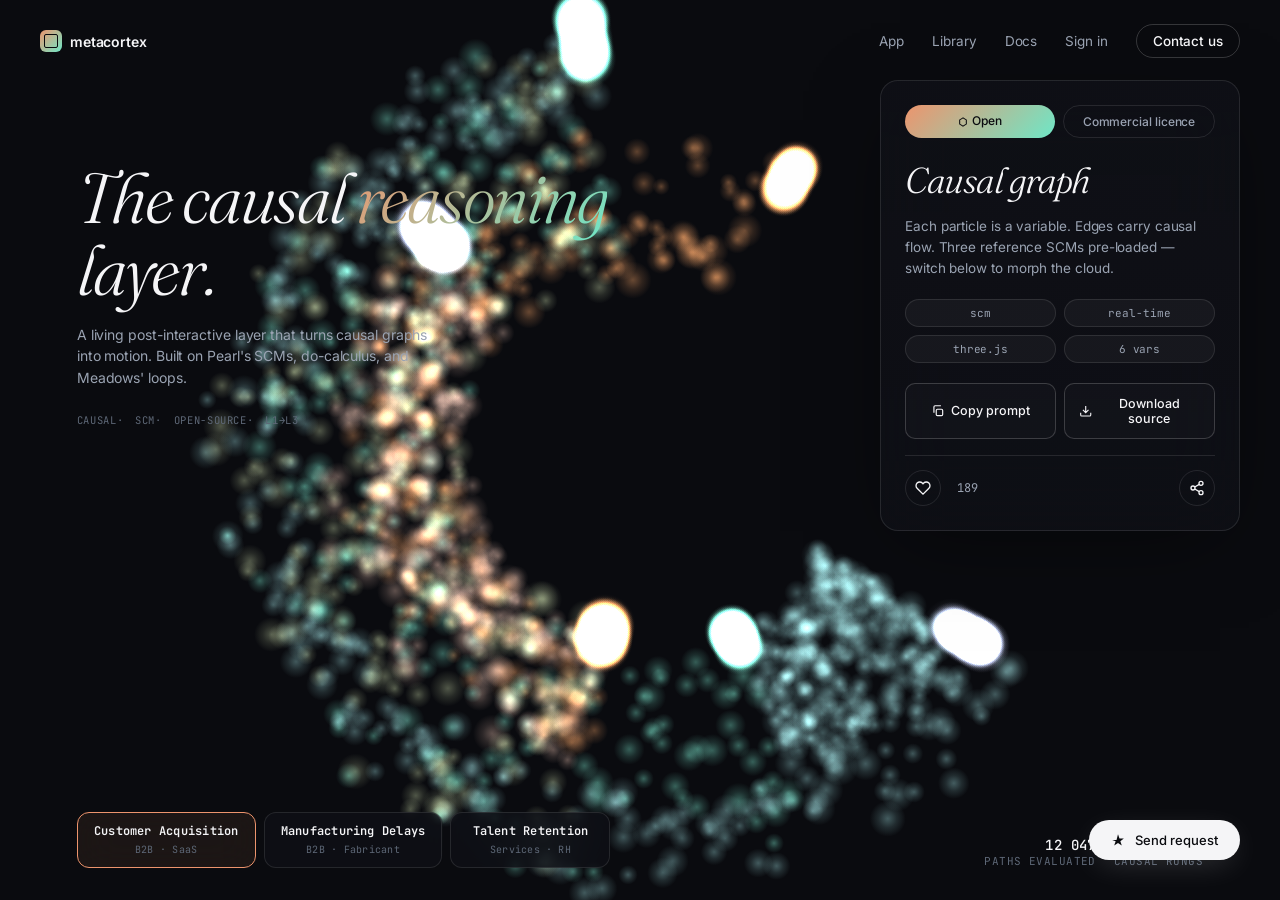
<file: index.html>
<!doctype html>
<html lang="en">
<head>
<meta charset="utf-8" />
<meta name="viewport" content="width=device-width, initial-scale=1" />
<title>metacortex — Motion instead of chrome</title>
<meta name="theme-color" content="#0a0b0f" />
<link rel="icon" href="data:image/svg+xml,%3Csvg xmlns='http://www.w3.org/2000/svg' viewBox='0 0 100 100'%3E%3Crect width='100' height='100' rx='20' fill='%23ed946d'/%3E%3Ctext x='50' y='65' text-anchor='middle' font-size='52' fill='%230a0b0f' font-family='monospace' font-weight='bold'%3EM%3C/text%3E%3C/svg%3E" />
<link rel="stylesheet" href="css/vesper.css" />
</head>
<body>

<canvas id="scene"></canvas>

<nav class="top-nav">
  <a class="brand" href="index.html">
    <span class="glyph"></span>
    <span>metacortex</span>
  </a>
  <div class="nav-right">
    <a href="app.html">App</a>
    <a href="#">Library</a>
    <a href="#">Docs</a>
    <a href="#">Sign in</a>
    <a href="#" class="contact">Contact us</a>
  </div>
</nav>

<section class="hero">
  <h1>The causal <em class="accent">reasoning</em><br/>layer.</h1>
  <p class="sub">A living post-interactive layer that turns causal graphs into motion. Built on Pearl's SCMs, do-calculus, and Meadows' loops.</p>
  <div class="tags">
    <span>causal</span>
    <span>scm</span>
    <span>open-source</span>
    <span>l1→l3</span>
  </div>
</section>

<aside class="sidebar" id="sidebar">
  <div class="tier-row">
    <div class="tier-pill active"><svg width="10" height="10" viewBox="0 0 24 24" fill="none"><path d="M12 2L4 7v10l8 5 8-5V7l-8-5z" stroke="currentColor" stroke-width="2.5"/></svg>Open</div>
    <div class="tier-pill">Commercial licence</div>
  </div>
  <h2>Causal graph</h2>
  <p class="desc" id="desc-text">Each particle is a variable. Edges carry causal flow. Three reference SCMs pre-loaded — switch below to morph the cloud.</p>
  <div class="meta-grid">
    <div class="tag">scm</div>
    <div class="tag">real-time</div>
    <div class="tag">three.js</div>
    <div class="tag" id="var-count">6 vars</div>
  </div>
  <div class="actions">
    <button id="btn-copy">
      <svg viewBox="0 0 24 24" fill="none"><rect x="9" y="9" width="11" height="11" rx="2" stroke="currentColor" stroke-width="2"/><path d="M5 15V5a2 2 0 012-2h10" stroke="currentColor" stroke-width="2"/></svg>
      Copy prompt
    </button>
    <button id="btn-source">
      <svg viewBox="0 0 24 24" fill="none"><path d="M21 15v4a2 2 0 01-2 2H5a2 2 0 01-2-2v-4M7 10l5 5 5-5M12 15V3" stroke="currentColor" stroke-width="2"/></svg>
      Download source
    </button>
  </div>
  <div class="stats-row">
    <button class="icon-btn" id="like-btn" aria-label="Like">
      <svg width="16" height="16" viewBox="0 0 24 24" fill="none"><path d="M20.84 4.61a5.5 5.5 0 00-7.78 0L12 5.67l-1.06-1.06a5.5 5.5 0 00-7.78 7.78l1.06 1.06L12 21.23l7.78-7.78 1.06-1.06a5.5 5.5 0 000-7.78z" stroke="currentColor" stroke-width="2"/></svg>
    </button>
    <span id="like-count" style="font-family: var(--mono);">189</span>
    <div style="flex:1"></div>
    <button class="icon-btn" aria-label="Share">
      <svg width="16" height="16" viewBox="0 0 24 24" fill="none"><circle cx="18" cy="5" r="3" stroke="currentColor" stroke-width="2"/><circle cx="6" cy="12" r="3" stroke="currentColor" stroke-width="2"/><circle cx="18" cy="19" r="3" stroke="currentColor" stroke-width="2"/><path d="M8.59 13.51l6.83 3.98M15.41 6.51l-6.82 3.98" stroke="currentColor" stroke-width="2"/></svg>
    </button>
  </div>
</aside>

<div class="bottom-bar">
  <div class="template-switcher" id="switcher"></div>
  <div class="metric">
    <div class="metric-cell"><div class="v" id="m-path">12 047</div><div class="lbl">paths evaluated</div></div>
    <div class="metric-cell"><div class="v">L1→L3</div><div class="lbl">causal rungs</div></div>
  </div>
</div>

<button class="send-cta">
  <svg class="star" width="14" height="14" viewBox="0 0 24 24" fill="currentColor"><path d="M12 2l2.5 7.5H22l-6 4.5 2.5 7.5L12 17l-6.5 4.5L8 14 2 12h7.5z"/></svg>
  Send request
</button>

<script type="module">
import { ParticleCloud } from './js/particle-cloud.js';

const cloud = new ParticleCloud(document.getElementById('scene'), document.body);

const r = await fetch('./data/scm-templates.json');
const { templates } = await r.json();

let currentIdx = 0;
cloud.setTemplateA(templates[currentIdx]);
cloud.setTemplateB(templates[currentIdx]);

function renderSwitcher() {
  const sw = document.getElementById('switcher');
  sw.innerHTML = '';
  templates.forEach((t, i) => {
    const card = document.createElement('button');
    card.className = 'tpl' + (i === currentIdx ? ' active' : '');
    card.innerHTML = `<span class="tpl-name">${t.name}</span><span class="tpl-tag">${t.tag}</span>`;
    card.onclick = () => {
      if (i === currentIdx) return;
      const prev = templates[currentIdx];
      currentIdx = i;
      cloud.morphTo(t, 1.6);
      document.getElementById('desc-text').textContent = t.desc;
      document.getElementById('var-count').textContent = `${t.vars.length} vars`;
      renderSwitcher();
    };
    sw.appendChild(card);
  });
}
renderSwitcher();

// Like button
let liked = false;
let likeCount = 189;
document.getElementById('like-btn').onclick = () => {
  liked = !liked;
  likeCount += liked ? 1 : -1;
  document.getElementById('like-btn').classList.toggle('active', liked);
  document.getElementById('like-count').textContent = likeCount;
};

// Copy prompt + download source
document.getElementById('btn-copy').onclick = async () => {
  const t = templates[currentIdx];
  const prompt = `Build a volumetric 3D particle cloud (Three.js) shaped as a torus where ${t.vars.length} variables are mapped to node clusters at golden-angle positions, and ${t.edges.length} causal edges create flow particles between them. Use additive blending, custom vertex shader for breathing, fragment shader for soft glow. Palette: ember (#ed946d), leaf (#6ee7c7), neutral slate.`;
  try {
    await navigator.clipboard.writeText(prompt);
    const btn = document.getElementById('btn-copy');
    const orig = btn.innerHTML;
    btn.innerHTML = 'Copied ✓';
    setTimeout(() => btn.innerHTML = orig, 1200);
  } catch (e) {
    console.warn('clipboard blocked', e);
  }
};
document.getElementById('btn-source').onclick = () => {
  const t = templates[currentIdx];
  const data = JSON.stringify(t, null, 2);
  const blob = new Blob([data], { type: 'application/json' });
  const a = document.createElement('a');
  a.href = URL.createObjectURL(blob);
  a.download = `metacortex-${t.id}.json`;
  a.click();
};
</script>

</body>
</html>
</file>
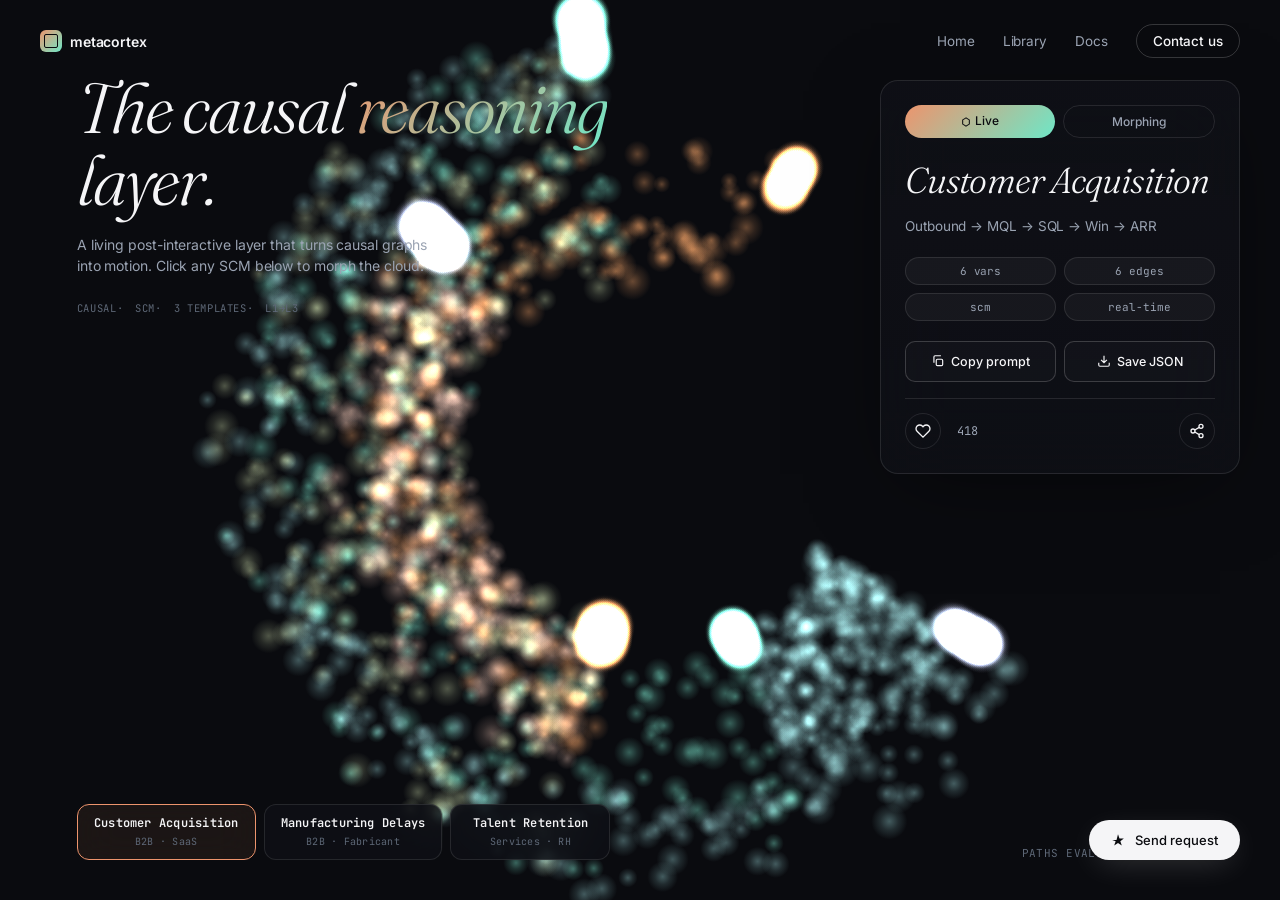
<file: app.html>
<!doctype html>
<html lang="en">
<head>
<meta charset="utf-8" />
<meta name="viewport" content="width=device-width, initial-scale=1" />
<title>metacortex — app</title>
<meta name="theme-color" content="#0a0b0f" />
<link rel="icon" href="data:image/svg+xml,%3Csvg xmlns='http://www.w3.org/2000/svg' viewBox='0 0 100 100'%3E%3Crect width='100' height='100' rx='20' fill='%23ed946d'/%3E%3Ctext x='50' y='65' text-anchor='middle' font-size='52' fill='%230a0b0f' font-family='monospace' font-weight='bold'%3EM%3C/text%3E%3C/svg%3E" />
<link rel="stylesheet" href="css/vesper.css" />
</head>
<body class="app-mode">

<canvas id="scene"></canvas>

<nav class="top-nav">
  <a class="brand" href="index.html">
    <span class="glyph"></span>
    <span>metacortex</span>
  </a>
  <div class="nav-right">
    <a href="index.html">Home</a>
    <a href="#">Library</a>
    <a href="#">Docs</a>
    <a href="#" class="contact">Contact us</a>
  </div>
</nav>

<section class="hero" style="top: 8%;">
  <h1 id="hero-title">The causal <em class="accent">reasoning</em><br/>layer.</h1>
  <p class="sub" id="hero-sub">A living post-interactive layer that turns causal graphs into motion. Click any SCM below to morph the cloud.</p>
  <div class="tags">
    <span>causal</span>
    <span>scm</span>
    <span id="status-tag">3 templates</span>
    <span>l1→l3</span>
  </div>
</section>

<aside class="sidebar">
  <div class="tier-row">
    <div class="tier-pill active"><svg width="10" height="10" viewBox="0 0 24 24" fill="none"><path d="M12 2L4 7v10l8 5 8-5V7l-8-5z" stroke="currentColor" stroke-width="2.5"/></svg>Live</div>
    <div class="tier-pill">Morphing</div>
  </div>
  <h2 id="scm-name">Loading…</h2>
  <p class="desc" id="scm-desc">—</p>
  <div class="meta-grid">
    <div class="tag" id="scm-vars">—</div>
    <div class="tag" id="scm-edges">—</div>
    <div class="tag">scm</div>
    <div class="tag">real-time</div>
  </div>
  <div class="actions">
    <button id="btn-copy">
      <svg viewBox="0 0 24 24" fill="none"><rect x="9" y="9" width="11" height="11" rx="2" stroke="currentColor" stroke-width="2"/><path d="M5 15V5a2 2 0 012-2h10" stroke="currentColor" stroke-width="2"/></svg>
      Copy prompt
    </button>
    <button id="btn-source">
      <svg viewBox="0 0 24 24" fill="none"><path d="M21 15v4a2 2 0 01-2 2H5a2 2 0 01-2-2v-4M7 10l5 5 5-5M12 15V3" stroke="currentColor" stroke-width="2"/></svg>
      Save JSON
    </button>
  </div>
  <div class="stats-row">
    <button class="icon-btn" id="like-btn" aria-label="Like">
      <svg width="16" height="16" viewBox="0 0 24 24" fill="none"><path d="M20.84 4.61a5.5 5.5 0 00-7.78 0L12 5.67l-1.06-1.06a5.5 5.5 0 00-7.78 7.78l1.06 1.06L12 21.23l7.78-7.78 1.06-1.06a5.5 5.5 0 000-7.78z" stroke="currentColor" stroke-width="2"/></svg>
    </button>
    <span id="like-count" style="font-family: var(--mono);">418</span>
    <div style="flex:1"></div>
    <button class="icon-btn" aria-label="Share">
      <svg width="16" height="16" viewBox="0 0 24 24" fill="none"><circle cx="18" cy="5" r="3" stroke="currentColor" stroke-width="2"/><circle cx="6" cy="12" r="3" stroke="currentColor" stroke-width="2"/><circle cx="18" cy="19" r="3" stroke="currentColor" stroke-width="2"/><path d="M8.59 13.51l6.83 3.98M15.41 6.51l-6.82 3.98" stroke="currentColor" stroke-width="2"/></svg>
    </button>
  </div>
</aside>

<div class="bottom-bar">
  <div class="template-switcher" id="switcher"></div>
  <div class="metric">
    <div class="metric-cell"><div class="v" id="m-path">0</div><div class="lbl">paths evaluated</div></div>
    <div class="metric-cell"><div class="v" id="m-target">—</div><div class="lbl">outcome</div></div>
  </div>
</div>

<button class="send-cta">
  <svg class="star" width="14" height="14" viewBox="0 0 24 24" fill="currentColor"><path d="M12 2l2.5 7.5H22l-6 4.5 2.5 7.5L12 17l-6.5 4.5L8 14 2 12h7.5z"/></svg>
  Send request
</button>

<script type="module">
import { ParticleCloud } from './js/particle-cloud.js';

const cloud = new ParticleCloud(document.getElementById('scene'), document.body);
const r = await fetch('./data/scm-templates.json');
const { templates } = await r.json();

let currentIdx = 0;
cloud.setTemplateA(templates[0]);
cloud.setTemplateB(templates[0]);

function renderSwitcher() {
  const sw = document.getElementById('switcher');
  sw.innerHTML = '';
  templates.forEach((t, i) => {
    const card = document.createElement('button');
    card.className = 'tpl' + (i === currentIdx ? ' active' : '');
    card.innerHTML = `<span class="tpl-name">${t.name}</span><span class="tpl-tag">${t.tag}</span>`;
    card.onclick = () => {
      if (i === currentIdx) return;
      currentIdx = i;
      cloud.morphTo(t, 1.6);
      const tpl = templates[currentIdx];
      document.getElementById('scm-name').textContent = tpl.name;
      document.getElementById('scm-desc').textContent = tpl.desc;
      document.getElementById('scm-vars').textContent = `${tpl.vars.length} vars`;
      document.getElementById('scm-edges').textContent = `${tpl.edges.length} edges`;
      const leafVar = tpl.vars.find(v => v.tone === 'leaf');
      if (leafVar) document.getElementById('m-target').textContent = leafVar.label;
      renderSwitcher();
    };
    sw.appendChild(card);
  });
}

const t0 = templates[0];
document.getElementById('scm-name').textContent = t0.name;
document.getElementById('scm-desc').textContent = t0.desc;
document.getElementById('scm-vars').textContent = `${t0.vars.length} vars`;
document.getElementById('scm-edges').textContent = `${t0.edges.length} edges`;
document.getElementById('status-tag').textContent = `${templates.length} templates`;
const leaf0 = t0.vars.find(v => v.tone === 'leaf');
if (leaf0) document.getElementById('m-target').textContent = leaf0.label;
document.getElementById('m-path').textContent = (templates.reduce((s, t) => s + t.edges.length * 7, 0)).toLocaleString();
renderSwitcher();

// Like
let liked = false, lc = 189;
document.getElementById('like-btn').onclick = () => {
  liked = !liked;
  lc += liked ? 1 : -1;
  document.getElementById('like-btn').classList.toggle('active', liked);
  document.getElementById('like-count').textContent = lc;
};

// Copy + save
document.getElementById('btn-copy').onclick = async () => {
  const t = templates[currentIdx];
  const prompt = `Build a volumetric 3D particle cloud (Three.js) shaped as a torus where ${t.vars.length} variables are mapped to node clusters at golden-angle positions, and ${t.edges.length} causal edges create flow particles between them. Use additive blending, custom vertex shader for breathing, fragment shader for soft glow. Palette: ember (#ed946d), leaf (#6ee7c7), neutral slate.`;
  try {
    await navigator.clipboard.writeText(prompt);
    const btn = document.getElementById('btn-copy');
    const orig = btn.innerHTML;
    btn.innerHTML = 'Copied ✓';
    setTimeout(() => btn.innerHTML = orig, 1200);
  } catch (e) {}
};
document.getElementById('btn-source').onclick = () => {
  const data = JSON.stringify(templates[currentIdx], null, 2);
  const blob = new Blob([data], { type: 'application/json' });
  const a = document.createElement('a');
  a.href = URL.createObjectURL(blob);
  a.download = `metacortex-${templates[currentIdx].id}.json`;
  a.click();
};
</script>

</body>
</html>
</file>
<file: css/vesper.css>
/* Vesper-style overlay — "motion instead of chrome" */

@import url('https://fonts.googleapis.com/css2?family=Inter:wght@300;400;500;600;700&family=Fraunces:ital,opsz,wght@0,9..144,300;0,9..144,400;1,9..144,300;1,9..144,400&family=JetBrains+Mono:wght@400;500&display=swap');

:root {
  --bg: #0a0b0f;
  --text: #f5f5f7;
  --text-dim: #9aa3b2;
  --text-faint: #5e6877;
  --ember: #ed946d;
  --leaf: #6ee7c7;
  --violet: #b89cf6;
  --border: rgba(255,255,255,0.10);
  --border-strong: rgba(255,255,255,0.18);
  --sans: 'Inter', -apple-system, BlinkMacSystemFont, sans-serif;
  --serif: 'Fraunces', Georgia, serif;
  --mono: 'JetBrains Mono', ui-monospace, monospace;
}

* { box-sizing: border-box; margin: 0; padding: 0; }

html, body {
  background: var(--bg);
  color: var(--text);
  font-family: var(--sans);
  height: 100vh;
  width: 100vw;
  overflow: hidden;
  letter-spacing: -0.005em;
  -webkit-font-smoothing: antialiased;
}

#scene {
  position: fixed;
  inset: 0;
  z-index: 1;
  cursor: crosshair;
}

a { color: inherit; text-decoration: none; }
button {
  background: none;
  border: none;
  color: inherit;
  font-family: inherit;
  cursor: pointer;
}

/* === Top Nav === */
.top-nav {
  position: fixed;
  top: 0; left: 0; right: 0;
  z-index: 50;
  display: flex;
  justify-content: space-between;
  align-items: center;
  padding: 24px 40px;
  pointer-events: none;
}
.top-nav > * { pointer-events: auto; }

.brand {
  display: flex;
  align-items: center;
  gap: 8px;
  font-weight: 600;
  font-size: 14px;
  letter-spacing: -0.01em;
  color: var(--text);
}
.brand .glyph {
  width: 22px; height: 22px;
  background: linear-gradient(135deg, var(--ember), var(--leaf));
  border-radius: 6px;
  position: relative;
}
.brand .glyph::after {
  content: "";
  position: absolute;
  inset: 4px;
  border: 1.5px solid var(--bg);
  border-radius: 2px;
}

.nav-right {
  display: flex;
  gap: 28px;
  align-items: center;
  font-size: 13.5px;
  color: var(--text-dim);
}
.nav-right a {
  transition: color 0.2s;
}
.nav-right a:hover { color: var(--text); }
.nav-right .contact {
  padding: 8px 16px;
  border: 1px solid var(--border-strong);
  border-radius: 999px;
  color: var(--text);
  font-weight: 500;
}
.nav-right .contact:hover {
  background: rgba(255,255,255,0.06);
}

/* === Hero Title (top-left) === */
.hero {
  position: absolute;
  top: 18%;
  left: 6%;
  z-index: 30;
  max-width: 540px;
  pointer-events: none;
}
.hero h1 {
  font-family: var(--serif);
  font-style: italic;
  font-weight: 300;
  font-size: clamp(48px, 5.5vw, 84px);
  line-height: 1.02;
  letter-spacing: -0.03em;
  margin-bottom: 18px;
}
.hero h1 .accent {
  background: linear-gradient(135deg, var(--ember) 0%, var(--leaf) 100%);
  -webkit-background-clip: text;
  background-clip: text;
  color: transparent;
}
.hero .sub {
  font-size: 14px;
  color: var(--text-dim);
  line-height: 1.55;
  max-width: 360px;
  font-weight: 400;
  margin-bottom: 24px;
}
.hero .tags {
  display: flex;
  gap: 12px;
  font-family: var(--mono);
  font-size: 10.5px;
  color: var(--text-faint);
  letter-spacing: 0.06em;
  text-transform: uppercase;
}
.hero .tags span { position: relative; }
.hero .tags span + span::before {
  content: "·";
  margin-right: 12px;
  margin-left: -12px;
  color: var(--text-faint);
}

/* === Right Sidebar (Vesper-style) === */
.sidebar {
  position: absolute;
  top: 80px;
  right: 40px;
  z-index: 40;
  width: 360px;
  background: linear-gradient(180deg, rgba(15, 16, 22, 0.92), rgba(15, 16, 22, 0.78));
  backdrop-filter: blur(40px) saturate(180%);
  -webkit-backdrop-filter: blur(40px) saturate(180%);
  border: 1px solid var(--border);
  border-radius: 18px;
  padding: 24px;
  box-shadow: 0 20px 80px -20px rgba(0,0,0,0.5);
}
.sidebar .tier-row {
  display: flex;
  gap: 8px;
  margin-bottom: 20px;
}
.sidebar .tier-pill {
  flex: 1;
  padding: 8px 12px;
  border-radius: 999px;
  font-size: 12px;
  font-weight: 500;
  text-align: center;
  border: 1px solid var(--border);
  color: var(--text-dim);
}
.sidebar .tier-pill.active {
  background: linear-gradient(135deg, var(--ember), var(--leaf));
  color: var(--bg);
  border: none;
}
.sidebar .tier-pill svg { display: inline-block; vertical-align: middle; margin-right: 4px; }

.sidebar h2 {
  font-family: var(--serif);
  font-style: italic;
  font-weight: 300;
  font-size: 36px;
  letter-spacing: -0.025em;
  margin-bottom: 14px;
}
.sidebar .desc {
  font-size: 13.5px;
  color: var(--text-dim);
  line-height: 1.55;
  margin-bottom: 20px;
}

.sidebar .meta-grid {
  display: grid;
  grid-template-columns: 1fr 1fr;
  gap: 8px;
  margin-bottom: 20px;
}
.sidebar .meta-grid .tag {
  padding: 6px 12px;
  background: rgba(255,255,255,0.04);
  border: 1px solid var(--border);
  border-radius: 999px;
  font-size: 11px;
  color: var(--text-dim);
  text-align: center;
  font-family: var(--mono);
}

.sidebar .actions {
  display: flex;
  gap: 8px;
  margin-bottom: 16px;
}
.sidebar .actions button {
  flex: 1;
  display: flex;
  align-items: center;
  justify-content: center;
  gap: 6px;
  padding: 12px 14px;
  border: 1px solid var(--border-strong);
  border-radius: 10px;
  font-size: 12.5px;
  font-weight: 500;
  color: var(--text);
  background: rgba(255,255,255,0.02);
  transition: all 0.15s;
}
.sidebar .actions button:hover {
  background: rgba(255,255,255,0.08);
  border-color: var(--text-dim);
}
.sidebar .actions button svg { width: 14px; height: 14px; }

.sidebar .stats-row {
  display: flex;
  align-items: center;
  gap: 16px;
  padding-top: 14px;
  border-top: 1px solid var(--border);
  font-size: 12px;
  color: var(--text-dim);
}
.sidebar .stats-row button.icon-btn {
  width: 36px; height: 36px;
  border: 1px solid var(--border);
  border-radius: 50%;
  display: flex; align-items: center; justify-content: center;
  color: var(--text);
  background: transparent;
  transition: all 0.15s;
}
.sidebar .stats-row button.icon-btn:hover { background: rgba(255,255,255,0.06); }
.sidebar .stats-row button.icon-btn.active { color: var(--ember); border-color: var(--ember); }

/* === Bottom: 3 template switcher (mini cards) === */
.bottom-bar {
  position: fixed;
  bottom: 32px;
  left: 6%;
  right: 6%;
  z-index: 40;
  display: flex;
  justify-content: space-between;
  align-items: flex-end;
  pointer-events: none;
}
.bottom-bar > * { pointer-events: auto; }

.template-switcher {
  display: flex;
  gap: 8px;
}
.template-switcher .tpl {
  background: rgba(15, 16, 22, 0.78);
  backdrop-filter: blur(20px);
  border: 1px solid var(--border);
  border-radius: 12px;
  padding: 10px 16px;
  font-size: 12px;
  color: var(--text-dim);
  cursor: pointer;
  transition: all 0.2s;
  font-family: var(--mono);
  letter-spacing: 0.02em;
  min-width: 160px;
}
.template-switcher .tpl:hover {
  border-color: var(--border-strong);
  color: var(--text);
}
.template-switcher .tpl.active {
  border-color: var(--ember);
  background: rgba(237, 148, 109, 0.08);
  color: var(--text);
}
.template-switcher .tpl .tpl-name { font-weight: 600; color: var(--text); display: block; margin-bottom: 2px; }
.template-switcher .tpl .tpl-tag { font-size: 10px; color: var(--text-faint); }

.metric {
  display: flex;
  gap: 18px;
  font-family: var(--mono);
  font-size: 11px;
  color: var(--text-faint);
  letter-spacing: 0.04em;
}
.metric .v { color: var(--text); font-weight: 500; font-size: 14px; }
.metric .lbl { text-transform: uppercase; }
.metric .metric-cell { text-align: right; }

/* === CTA "Send Request" - bottom right === */
.send-cta {
  position: fixed;
  bottom: 40px;
  right: 40px;
  z-index: 50;
  background: var(--text);
  color: var(--bg);
  padding: 12px 22px;
  border-radius: 999px;
  font-size: 13px;
  font-weight: 500;
  display: flex;
  align-items: center;
  gap: 10px;
  box-shadow: 0 8px 32px -8px rgba(255,255,255,0.2);
}
.send-cta .star { color: var(--bg); }
.send-cta:hover { transform: translateY(-1px); }

/* === Modal overlay === */
.modal-overlay {
  position: fixed;
  inset: 0;
  z-index: 100;
  background: rgba(10,11,15,0.7);
  backdrop-filter: blur(8px);
  display: none;
  align-items: center;
  justify-content: center;
  padding: 40px;
}
.modal-overlay.active { display: flex; }
.modal {
  background: var(--bg);
  border: 1px solid var(--border);
  border-radius: 20px;
  padding: 32px;
  max-width: 600px;
  width: 100%;
  max-height: 80vh;
  overflow-y: auto;
}
.modal h2 {
  font-family: var(--serif);
  font-style: italic;
  font-size: 32px;
  font-weight: 300;
  margin-bottom: 16px;
}
.modal pre {
  background: var(--bg);
  border: 1px solid var(--border);
  border-radius: 8px;
  padding: 16px;
  font-family: var(--mono);
  font-size: 12px;
  overflow-x: auto;
  white-space: pre-wrap;
}
.modal .close {
  float: right;
  font-size: 24px;
  color: var(--text-dim);
}

/* App variant: when on app.html, expand the meta */
.app-mode .hero { top: 12%; }
.app-mode .bottom-bar { bottom: 40px; }
.app-mode .template-switcher { flex: 1; max-width: 720px; }

/* small screens */
@media (max-width: 900px) {
  .sidebar { width: calc(100% - 48px); right: 24px; }
  .hero { left: 24px; max-width: calc(100vw - 48px); }
  .bottom-bar { left: 24px; right: 24px; }
  .template-switcher { flex-direction: column; width: 100%; }
  .template-switcher .tpl { width: 100%; }
}
</file>
